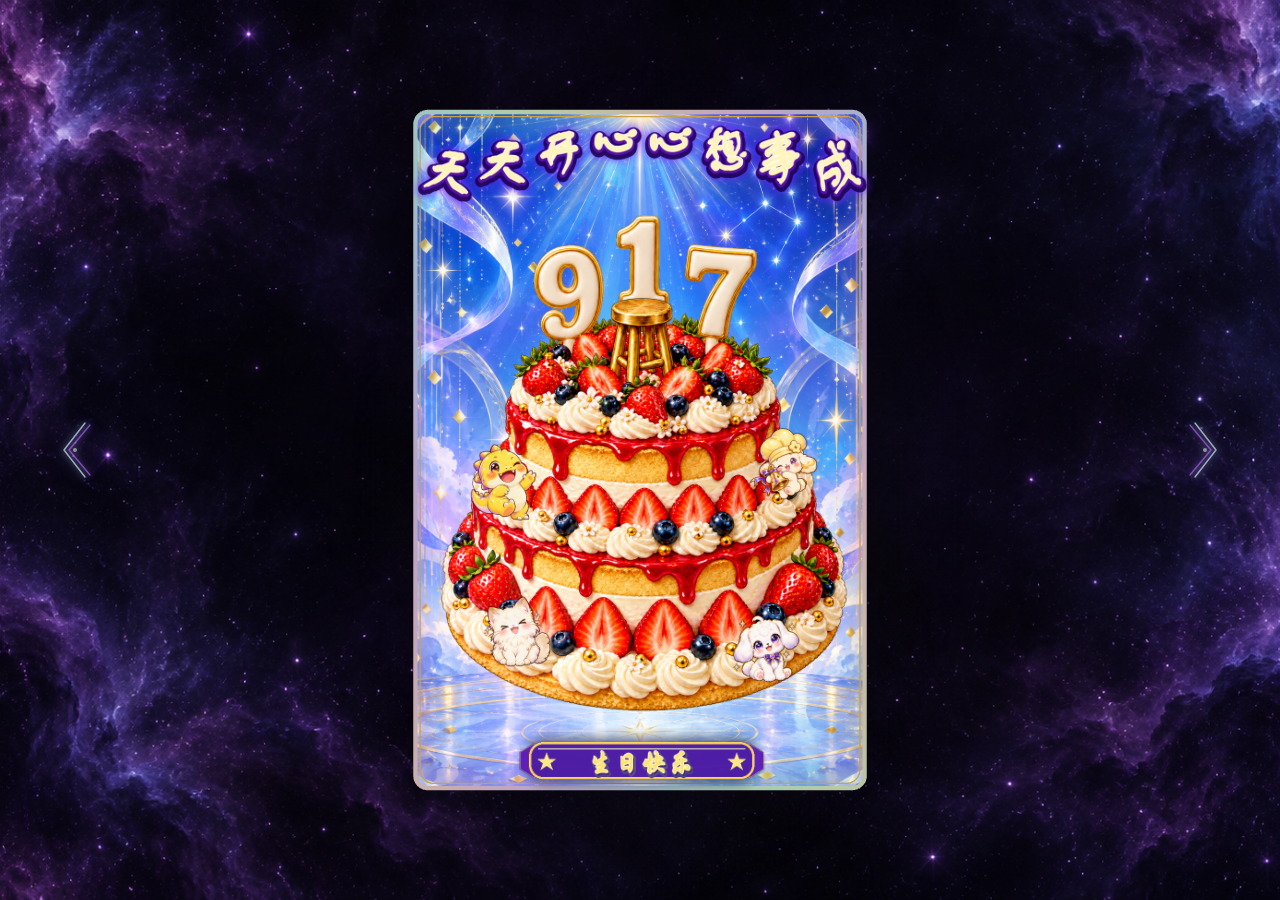
<file: index.html>
<!doctype html>
<html lang="zh-CN">
  <head>
    <meta charset="utf-8" />
    <meta name="viewport" content="width=device-width, initial-scale=1" />
    <meta name="theme-color" content="#080718" />
    <title>HuCici · HOLO CARD ARCHIVE</title>
    <script>
      if (window.location.protocol === 'file:') {
        const preview = new URL('http://127.0.0.1:4174/');
        preview.search = window.location.search;
        preview.hash = window.location.hash;
        window.location.replace(preview.href);
      }
    </script>
    <link rel="stylesheet" href="./style.css?rev=20260917-dual-filament" />
  </head>
  <body>
    <header class="archive-header">
      <p class="archive-kicker">HOLO CARD ARCHIVE</p>
      <div class="archive-heading">
        <h1 id="card-name">载入卡片中</h1>
        <p id="card-position" aria-live="polite">01 / 09</p>
      </div>
    </header>
    <main class="archive-main">
      <section class="viewer" aria-label="闪卡浏览器">
        <button class="navigation navigation-previous" id="previous" type="button" aria-label="上一张卡片">
          <span class="navigation-arrow" aria-hidden="true">
            <svg viewBox="0 0 36 64" focusable="false">
              <path class="navigation-stroke navigation-stroke-cyan" d="M28 5 7 32l21 27" />
              <path class="navigation-stroke navigation-stroke-violet" d="M33 7 12 32l21 25" />
            </svg>
          </span>
          <span class="navigation-label">上一张</span>
        </button>
        <div class="frame-wrap">
          <div class="frame-loading" id="frame-loading" role="status">
            <div class="loading-panel">
              <span class="loading-sigil" aria-hidden="true">✦</span>
              <span class="loading-title">正在读取卡片资源</span>
              <div class="loading-progress" id="loading-progress" role="progressbar" aria-label="卡片加载进度" aria-valuemin="0" aria-valuemax="100" aria-valuenow="0">
                <span class="loading-progress-fill" id="loading-progress-fill"></span>
              </div>
              <div class="loading-details">
                <small id="loading-stage">PREPARING ARCHIVE</small>
                <output id="loading-value">0%</output>
              </div>
            </div>
          </div>
          <div class="frame-stack" id="frame-stack"></div>
        </div>
        <button class="navigation navigation-next" id="next" type="button" aria-label="下一张卡片">
          <span class="navigation-label">下一张</span>
          <span class="navigation-arrow" aria-hidden="true">
            <svg viewBox="0 0 36 64" focusable="false">
              <path class="navigation-stroke navigation-stroke-cyan" d="m8 5 21 27L8 59" />
              <path class="navigation-stroke navigation-stroke-violet" d="m3 7 21 25L3 57" />
            </svg>
          </span>
        </button>
      </section>
    </main>
    <footer class="archive-footer">
      <p>保留卡片拖动、倾斜与翻面交互</p>
      <p class="mobile-hint">使用两侧箭头切换卡片</p>
    </footer>
    <script src="./app.js?rev=20260917-nine-card-gallery"></script>
  </body>
</html>
</file>
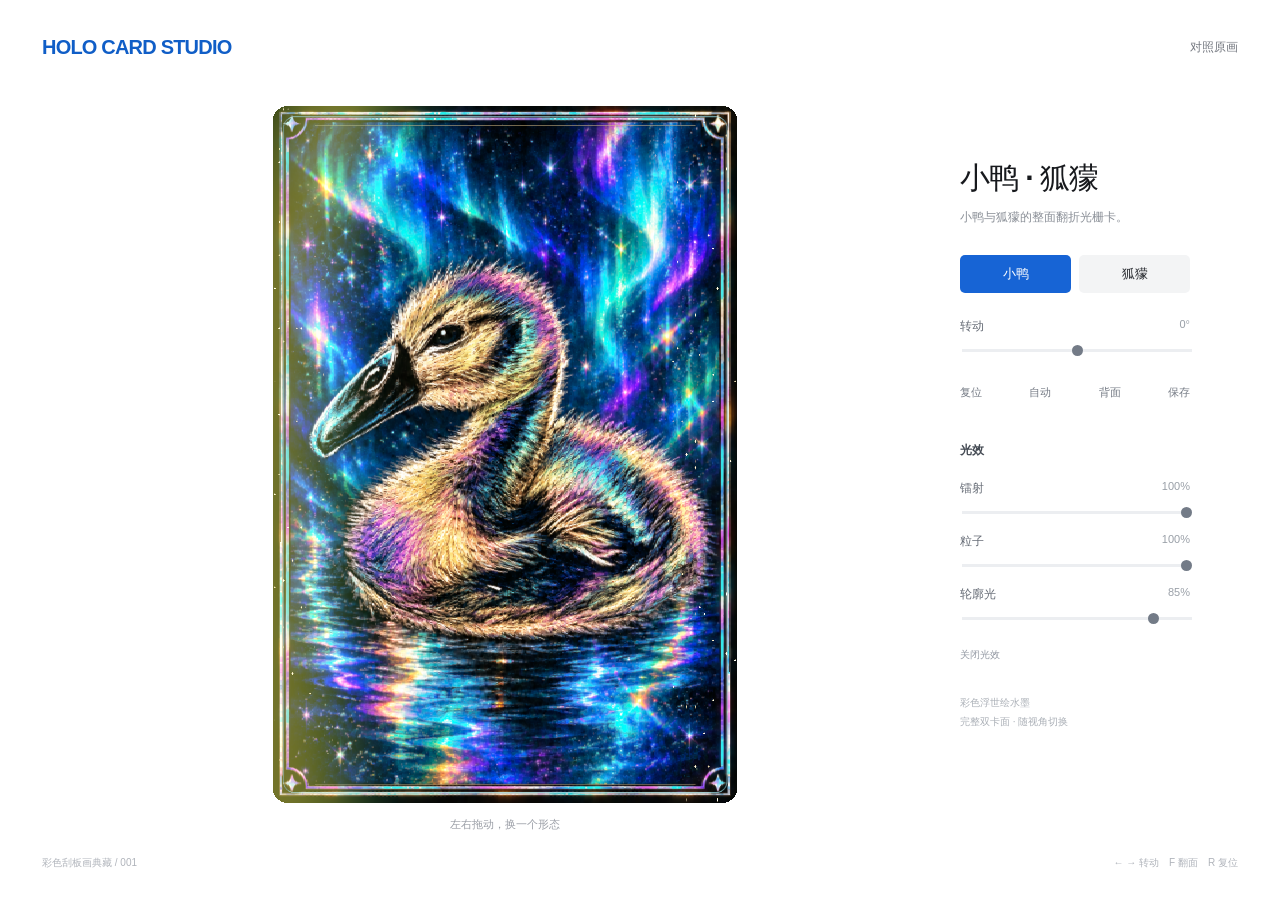
<file: cards/bird/index.html>
<!doctype html><html lang="zh-CN"><head><meta charset="utf-8"><meta name="viewport" content="width=device-width,initial-scale=1"><link rel="icon" href="data:,"><title>双生光栅 · 收藏卡</title><link rel="stylesheet" href="style.css"></head><body><header><a class="brand" href="#">HOLO CARD STUDIO</a><button id="compare">对照原画</button></header><main><section id="stage" tabindex="0" aria-label="拖动卡面查看光栅变化"><div id="loading">载入卡面…</div><div class="hint">左右拖动，换一个形态</div></section><aside><h1 id="card-title">一念神魔</h1><p id="card-description" class="intro">两个完整形态，藏在转动之间。</p><div class="states"><button id="angel" aria-pressed="true">形态 A</button><button id="devil" aria-pressed="false">形态 B</button></div><label>转动 <output id="angleValue">0°</output><input id="angle" type="range" min="-40" max="40" step="0.5" value="0"></label><div class="toolbar"><button id="reset">复位</button><button id="auto">自动</button><button id="back">背面</button><button id="save">保存</button></div><div class="effects"><h2>光效</h2><label>镭射 <output id="foilValue"></output><input id="foil" type="range" min="0" max="1" step="0.01"></label><label>粒子 <output id="particlesValue"></output><input id="particles" type="range" min="0" max="1" step="0.01"></label><label>轮廓光 <output id="glowValue"></output><input id="glow" type="range" min="0" max="1" step="0.01"></label><button id="effects-off">关闭光效</button></div><p class="note">彩色浮世绘水墨<br>完整双卡面 · 随视角切换</p></aside></main><footer><span id="card-edition">HOLO / LENTICULAR</span><span>← → 转动　F 翻面　R 复位</span></footer><dialog id="comparison"><button id="close-compare">关闭</button><div class="pair"><figure><img src="assets/image_a.png" alt="形态 A 完整原画"><figcaption id="caption-a">形态 A</figcaption></figure><figure><img src="assets/image_b.png" alt="形态 B 完整原画"><figcaption id="caption-b">形态 B</figcaption></figure></div></dialog><script type="module" src="app.bundle.js?rev=20260917-starfield-fix"></script></body></html>
</file>
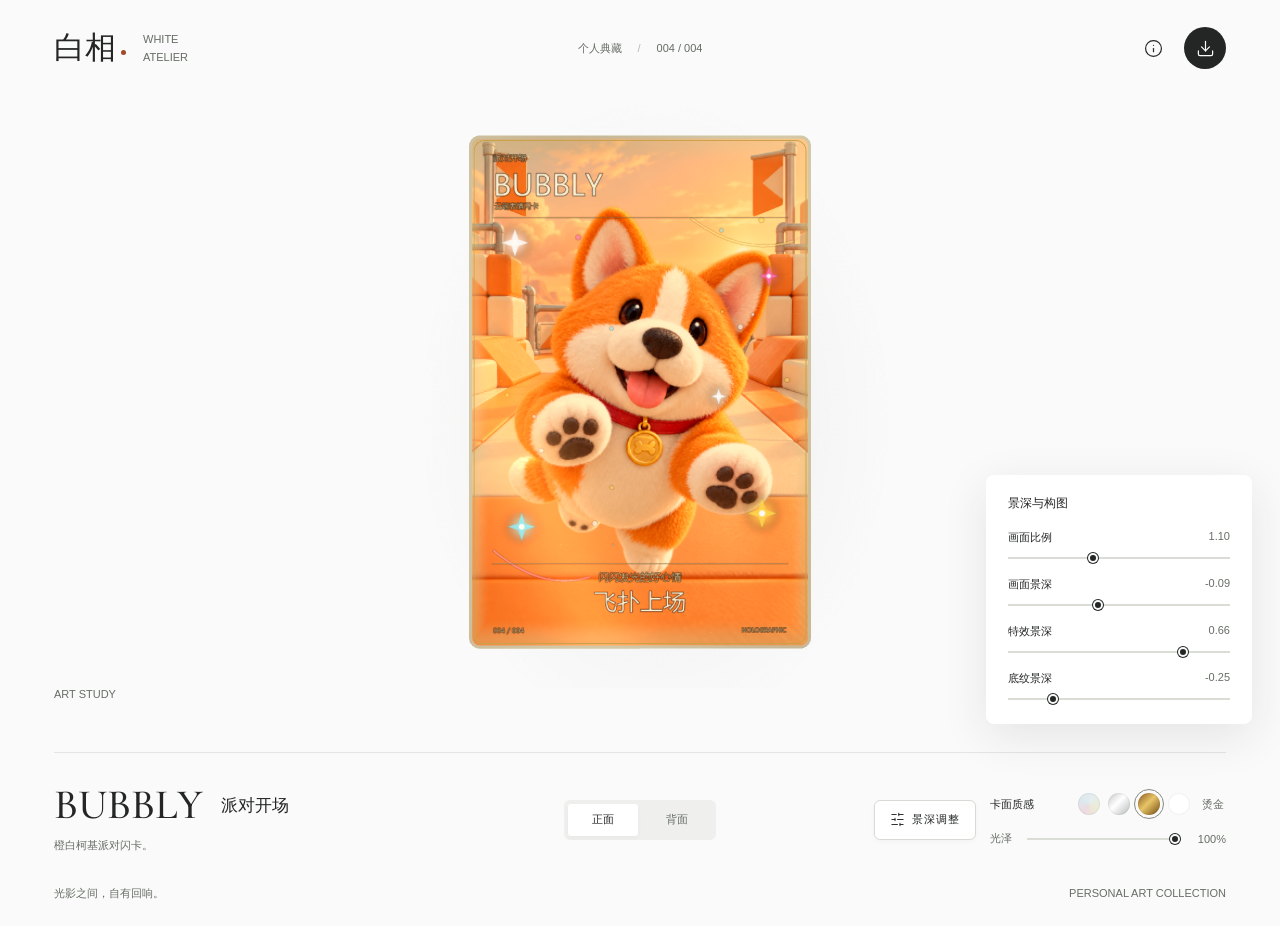
<file: cards/bubbly/index.html>
<!doctype html>
<html lang="zh-CN">
  <head>
    <meta charset="utf-8" />
    <meta name="viewport" content="width=device-width,initial-scale=1" />
    <meta name="theme-color" content="#fafafa" />
    <link rel="icon" href="data:," />
    <title>白相 · White Atelier</title>
    <link rel="stylesheet" href="./style.css" />
    <script type="module" src="./app.bundle.js"></script>
  </head>
  <body>
    <header class="masthead">
      <a class="wordmark" href="./" aria-label="白相首页"
        ><span class="wordmark-cn">白相<span class="brand-dot"></span></span
        ><span class="wordmark-en">WHITE ATELIER</span></a
      >
      <span class="collection-label"
        >个人典藏 <span>/</span> <span id="edition">STUDY 001</span></span
      >
      <div class="header-actions">
        <button
          class="icon-button"
          id="info"
          aria-label="作品信息"
          title="作品信息"
          disabled
        >
          <i data-lucide="info"></i>
        </button>
        <button
          class="icon-button save-button"
          id="save"
          aria-label="保存卡片图片"
          title="保存卡片图片"
          disabled
        >
          <i data-lucide="download"></i>
        </button>
      </div>
    </header>
    <main>
      <section class="gallery" aria-label="卡片展台">
        <div
          class="stage"
          id="stage"
          tabindex="0"
          role="group"
          aria-label="可旋转的全息卡片"
        >
          <div id="loading" class="loading" role="status">
            <span class="loading-line"></span><span>正在装裱作品</span>
          </div>
        </div>
        <div class="stage-note" aria-hidden="true">
          <span>ART STUDY</span><span id="view-label">01 / FRONT</span>
        </div>
        <div class="parameter-panel" id="parameter-panel">
          <div class="panel-heading">
            <span>景深与构图</span>
          </div>
          <label class="range-row" for="scale"
            ><span>画面比例</span><output id="scale-value"></output
            ><input id="scale" type="range" min="0.95" max="1.35" step="0.01"
          /></label>
          <label class="range-row" for="depth"
            ><span>画面景深</span><output id="depth-value"></output
            ><input id="depth" type="range" min="-0.45" max="0.45" step="0.01"
          /></label>
          <label class="range-row" for="fx-depth"
            ><span>特效景深</span><output id="fx-depth-value"></output
            ><input id="fx-depth" type="range" min="-0.3" max="0.9" step="0.01"
          /></label>
          <label class="range-row" for="bg-depth"
            ><span>底纹景深</span><output id="bg-depth-value"></output
            ><input id="bg-depth" type="range" min="-0.4" max="0.4" step="0.01"
          /></label>
        </div>
      </section>
      <section class="artwork-bar" aria-label="作品与材质">
        <div class="artwork-title">
          <div class="title-line">
            <h1 id="card-title">BOND</h1>
            <span id="subtitle">共生</span>
          </div>
          <p id="description">光与影，彼此相依。</p>
        </div>
        <div class="face-picker" role="group" aria-label="卡片朝向">
          <button id="front" aria-pressed="true" disabled>正面</button
          ><button id="back" aria-pressed="false" disabled>背面</button>
        </div>
        <div class="finish-cluster">
          <button
            id="depth-toggle"
            class="depth-toggle"
            type="button"
            aria-controls="parameter-panel"
            aria-expanded="true"
            aria-label="显示或隐藏景深调整"
            title="显示或隐藏景深调整"
          >
            <i data-lucide="sliders-horizontal"></i><span>景深调整</span>
          </button>
          <div class="finish-control">
          <div class="finish-heading">
            <span>卡面质感</span>
            <div class="swatches" role="group" aria-label="卡面材质">
              <button
                class="swatch pearl"
                data-finish="pearl"
                aria-pressed="true"
                aria-label="珠光"
                title="珠光"
                disabled
              ></button
              ><button
                class="swatch silver"
                data-finish="silver"
                aria-pressed="false"
                aria-label="银箔"
                title="银箔"
                disabled
              ></button
              ><button
                class="swatch gold"
                data-finish="gold"
                aria-pressed="true"
                aria-label="烫金"
                title="烫金"
                disabled
              ></button
              ><button
                class="swatch original"
                data-finish="original"
                aria-pressed="false"
                aria-label="原画"
                title="原画"
                disabled
              ></button>
            </div>
            <span id="finish-name">烫金</span>
          </div>
          <label class="foil-row" for="foil"
            ><span>光泽</span
            ><input
              id="foil"
              type="range"
              min="0"
              max="1"
              step="0.01"
              value="0.52"
              disabled
            /><output id="foil-value">52%</output></label
          >
          </div>
        </div>
      </section>
    </main>
    <footer class="footer">
      <span>光影之间，自有回响。</span><span>PERSONAL ART COLLECTION</span>
    </footer>
    <dialog id="about" aria-labelledby="about-title">
      <button
        id="close-about"
        class="icon-button modal-close"
        aria-label="关闭作品信息"
        title="关闭作品信息"
      >
        <i data-lucide="x"></i>
      </button>
      <p class="dialog-mark">白相</p>
      <h2 id="about-title">共生 / BOND</h2>
      <p id="about-description"></p>
      <dl>
        <div>
          <dt>来源</dt>
          <dd>用户提供的参考作品</dd>
        </div>
        <div>
          <dt>呈现</dt>
          <dd>个人艺术卡片习作</dd>
        </div>
        <div>
          <dt>编号</dt>
          <dd id="about-edition">STUDY 001</dd>
        </div>
      </dl>
    </dialog>
    <div id="notice" role="status" class="notice" hidden></div>
    <script type="module" src="./app.bundle.js"></script>
  </body>
</html>
</file>
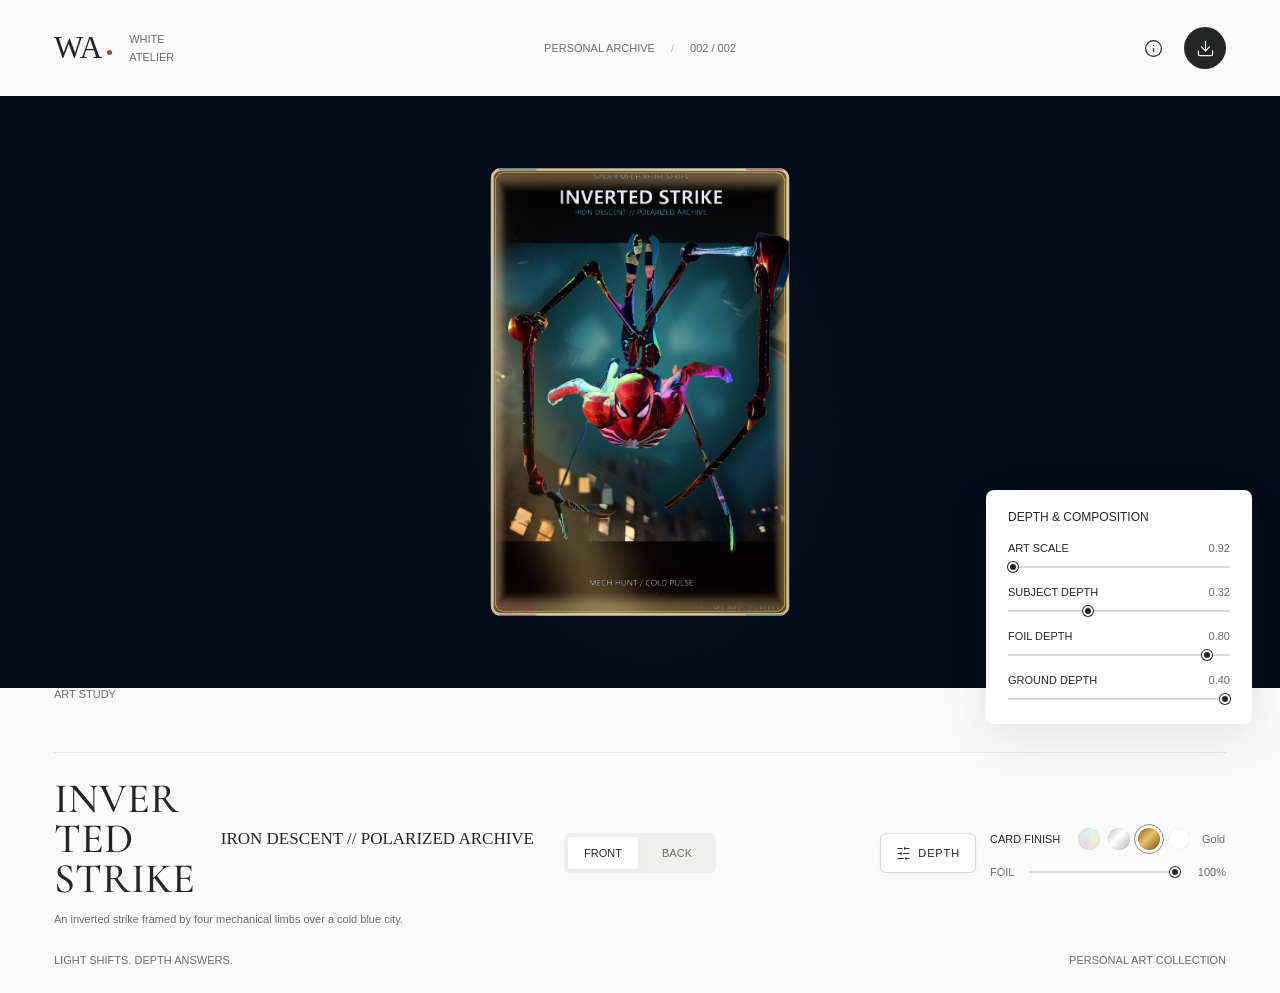
<file: cards/inverted-strike/index.html>
<!doctype html>
<html lang="en">
  <head>
    <meta charset="utf-8" />
    <meta name="viewport" content="width=device-width,initial-scale=1" />
    <meta name="theme-color" content="#fafafa" />
    <link rel="icon" href="data:," />
    <title>White Atelier</title>
    <link rel="stylesheet" href="./style.css" />
    <script type="module" src="./app.bundle.js"></script>
  </head>
  <body>
    <header class="masthead">
      <a class="wordmark" href="./" aria-label="White Atelier home"
        ><span class="wordmark-cn">WA<span class="brand-dot"></span></span
        ><span class="wordmark-en">WHITE ATELIER</span></a
      >
      <span class="collection-label"
        >PERSONAL ARCHIVE <span>/</span> <span id="edition">STUDY 001</span></span
      >
      <div class="header-actions">
        <button
          class="icon-button"
          id="info"
          aria-label="Artwork information"
          title="Artwork information"
          disabled
        >
          <i data-lucide="info"></i>
        </button>
        <button
          class="icon-button save-button"
          id="save"
          aria-label="Save card image"
          title="Save card image"
          disabled
        >
          <i data-lucide="download"></i>
        </button>
      </div>
    </header>
    <main>
      <section class="gallery" aria-label="Card stage">
        <div
          class="stage"
          id="stage"
          tabindex="0"
          role="group"
          aria-label="Rotatable holographic card"
        >
          <div id="loading" class="loading" role="status">
            <span class="loading-line"></span><span>LOADING ARTWORK</span>
          </div>
        </div>
        <div class="stage-note" aria-hidden="true">
          <span>ART STUDY</span><span id="view-label">01 / FRONT</span>
        </div>
        <div class="parameter-panel" id="parameter-panel">
          <div class="panel-heading">
            <span>DEPTH & COMPOSITION</span>
          </div>
          <label class="range-row" for="scale"
            ><span>ART SCALE</span><output id="scale-value"></output
            ><input id="scale" type="range" min="0.95" max="1.35" step="0.01"
          /></label>
          <label class="range-row" for="depth"
            ><span>SUBJECT DEPTH</span><output id="depth-value"></output
            ><input id="depth" type="range" min="-0.45" max="0.45" step="0.01"
          /></label>
          <label class="range-row" for="fx-depth"
            ><span>FOIL DEPTH</span><output id="fx-depth-value"></output
            ><input id="fx-depth" type="range" min="-0.3" max="0.9" step="0.01"
          /></label>
          <label class="range-row" for="bg-depth"
            ><span>GROUND DEPTH</span><output id="bg-depth-value"></output
            ><input id="bg-depth" type="range" min="-0.4" max="0.4" step="0.01"
          /></label>
        </div>
      </section>
      <section class="artwork-bar" aria-label="Artwork and finish">
        <div class="artwork-title">
          <div class="title-line">
            <h1 id="card-title">BOND</h1>
            <span id="subtitle">POLARIZED RELIEF</span>
          </div>
          <p id="description">Light shifts with every angle.</p>
        </div>
        <div class="face-picker" role="group" aria-label="Card face">
          <button id="front" aria-pressed="true" disabled>FRONT</button
          ><button id="back" aria-pressed="false" disabled>BACK</button>
        </div>
        <div class="finish-cluster">
          <button
            id="depth-toggle"
            class="depth-toggle"
            type="button"
            aria-controls="parameter-panel"
            aria-expanded="true"
            aria-label="Show or hide depth controls"
            title="Show or hide depth controls"
          >
            <i data-lucide="sliders-horizontal"></i><span>DEPTH</span>
          </button>
          <div class="finish-control">
          <div class="finish-heading">
            <span>CARD FINISH</span>
            <div class="swatches" role="group" aria-label="Card finish">
              <button
                class="swatch pearl"
                data-finish="pearl"
                aria-pressed="true"
                aria-label="Pearl"
                title="Pearl"
                disabled
              ></button
              ><button
                class="swatch silver"
                data-finish="silver"
                aria-pressed="false"
                aria-label="Silver"
                title="Silver"
                disabled
              ></button
              ><button
                class="swatch gold"
                data-finish="gold"
                aria-pressed="true"
                aria-label="Gold"
                title="Gold"
                disabled
              ></button
              ><button
                class="swatch original"
                data-finish="original"
                aria-pressed="false"
                aria-label="Original"
                title="Original"
                disabled
              ></button>
            </div>
            <span id="finish-name">Gold</span>
          </div>
          <label class="foil-row" for="foil"
            ><span>FOIL</span
            ><input
              id="foil"
              type="range"
              min="0"
              max="1"
              step="0.01"
              value="0.52"
              disabled
            /><output id="foil-value">52%</output></label
          >
          </div>
        </div>
      </section>
    </main>
    <footer class="footer">
      <span>LIGHT SHIFTS. DEPTH ANSWERS.</span><span>PERSONAL ART COLLECTION</span>
    </footer>
    <dialog id="about" aria-labelledby="about-title">
      <button
        id="close-about"
        class="icon-button modal-close"
        aria-label="Close artwork information"
        title="Close artwork information"
      >
        <i data-lucide="x"></i>
      </button>
      <p class="dialog-mark">WHITE ATELIER</p>
      <h2 id="about-title">POLARIZED RELIEF</h2>
      <p id="about-description"></p>
      <dl>
        <div>
          <dt>SOURCE</dt>
          <dd>User-provided reference artwork</dd>
        </div>
        <div>
          <dt>FORMAT</dt>
          <dd>Interactive 3D card study</dd>
        </div>
        <div>
          <dt>EDITION</dt>
          <dd id="about-edition">STUDY 001</dd>
        </div>
      </dl>
    </dialog>
    <div id="notice" role="status" class="notice" hidden></div>
    <script type="module" src="./app.bundle.js"></script>
  </body>
</html>
</file>
<file: style.css>
:root {
  color: #f3edff;
  background: #080718;
  font-family: "Microsoft YaHei", "Noto Sans SC", system-ui, sans-serif;
}

* { box-sizing: border-box; }

html, body { height: 100%; margin: 0; }

body {
  min-height: 100%;
  overflow: hidden;
  background: #080718 url("./assets/violet-starfield.png") center / cover no-repeat;
}

button { font: inherit; }

.archive-header {
  position: fixed;
  z-index: 4;
  top: 10px;
  left: 50%;
  transform: translateX(-50%);
  display: flex;
  align-items: center;
  gap: 12px;
  width: max-content;
  max-width: calc(100vw - 116px);
  padding: 7px 12px;
  border: 1px solid rgb(214 212 203 / 88%);
  border-radius: 999px;
  background: rgb(250 249 245 / 82%);
  box-shadow: 0 3px 16px rgb(32 31 25 / 9%);
  backdrop-filter: blur(10px);
  pointer-events: none;
  display: none;
}

.archive-kicker, .archive-heading p, .archive-footer p { margin: 0; }

.archive-kicker {
  font-size: 11px;
  font-weight: 700;
  letter-spacing: .16em;
  color: #74736d;
}

.archive-heading { display: flex; align-items: baseline; gap: 16px; }

.archive-heading h1 {
  max-width: min(62vw, 560px);
  margin: 0;
  overflow: hidden;
  color: #161615;
  font-size: 14px;
  font-weight: 650;
  line-height: 1.2;
  text-overflow: ellipsis;
  white-space: nowrap;
}

.archive-heading p { color: #74736d; font-size: 12px; letter-spacing: .08em; white-space: nowrap; }

.archive-main { height: 100dvh; }

.viewer {
  position: relative;
  height: 100%;
  isolation: isolate;
}

.viewer::after { display: none; }

.frame-wrap {
  position: relative;
  min-width: 0;
  width: 100%;
  height: 100%;
  overflow: hidden;
  border: 0;
  border-radius: 0;
  background: #080718 url("./assets/violet-starfield.png") center / cover no-repeat;
  box-shadow: none;
}

.frame-stack { position: absolute; inset: 0; z-index: 1; }
.card-frame {
  position: absolute;
  inset: 0;
  width: 100%;
  height: 100%;
  border: 0;
  background: transparent;
  opacity: 0;
  pointer-events: none;
  transition: opacity 180ms ease;
}
.card-frame.is-ready.is-active { opacity: 1; pointer-events: auto; }

.frame-loading {
  position: absolute;
  inset: 0;
  z-index: 2;
  display: grid;
  place-items: center;
  align-content: center;
  color: #dac8ff;
  font-family: "Palatino Linotype", "Songti SC", "STSong", serif;
  background: rgb(8 7 24 / 92%) url("./assets/violet-starfield.png") center / cover no-repeat;
  transition: opacity 260ms ease;
}

.frame-loading.is-hidden { opacity: 0; pointer-events: none; }

.loading-panel {
  display: grid;
  grid-template-columns: 1fr auto;
  align-items: center;
  width: min(360px, calc(100vw - 72px));
  padding: 22px 24px 20px;
  border: 1px solid rgb(226 212 255 / 30%);
  border-radius: 22px;
  background: linear-gradient(145deg, rgb(36 25 68 / 58%), rgb(9 8 30 / 38%));
  box-shadow: 0 24px 80px rgb(0 0 0 / 34%), 0 0 0 1px rgb(255 255 255 / 6%) inset;
  backdrop-filter: blur(24px) saturate(145%);
  -webkit-backdrop-filter: blur(24px) saturate(145%);
}

.loading-sigil {
  grid-column: 1 / -1;
  margin-bottom: 14px;
  color: #b98cff;
  font-family: Georgia, serif;
  font-size: 24px;
  line-height: 1;
  text-align: center;
  text-shadow: 0 0 20px rgb(185 140 255 / 92%);
}

.loading-title {
  grid-column: 1 / -1;
  margin-bottom: 18px;
  color: #f5efff;
  font-size: 13px;
  font-weight: 600;
  letter-spacing: .14em;
  text-align: center;
}

.loading-progress {
  position: relative;
  grid-column: 1 / -1;
  height: 5px;
  overflow: hidden;
  border-radius: 999px;
  background: rgb(255 255 255 / 13%);
  box-shadow: 0 0 0 1px rgb(255 255 255 / 6%) inset;
}

.loading-progress-fill {
  display: block;
  width: 0%;
  height: 100%;
  border-radius: inherit;
  background: linear-gradient(90deg, #8663ec, #d7b8ff 55%, #f4ecff);
  box-shadow: 0 0 16px rgb(197 157 255 / 80%);
  transition: width 180ms ease-out;
}

.loading-details {
  grid-column: 1 / -1;
  display: flex;
  align-items: baseline;
  justify-content: space-between;
  gap: 18px;
  margin-top: 12px;
}

.loading-details small {
  color: rgb(211 187 255 / 70%);
  font-family: Georgia, serif;
  font-size: 9px;
  font-weight: 500;
  letter-spacing: .22em;
}

.loading-details output {
  min-width: 42px;
  color: #f7f1ff;
  font: 500 12px/1 Georgia, serif;
  letter-spacing: .08em;
  text-align: right;
}

.navigation {
  position: fixed;
  z-index: 5;
  top: 50%;
  display: inline-flex;
  align-items: center;
  justify-content: center;
  width: 74px;
  min-width: 74px;
  height: 168px;
  padding: 0;
  border: 0;
  border-radius: 0;
  color: #f6efff;
  background: transparent;
  box-shadow: none;
  cursor: pointer;
  touch-action: manipulation;
  -webkit-tap-highlight-color: transparent;
  opacity: .78;
  transform: translateY(-50%);
  transition: opacity 180ms ease, transform 180ms ease;
}

.navigation-previous { left: clamp(14px, 3vw, 48px); }
.navigation-next { right: clamp(14px, 3vw, 48px); }

.navigation::before {
  position: absolute;
  inset: 22px 11px;
  background: radial-gradient(circle, rgb(183 136 255 / 14%), transparent 62%);
  filter: blur(13px);
  opacity: .48;
  content: "";
  pointer-events: none;
}
.navigation:hover { opacity: 1; }
.navigation-previous:hover { transform: translate(-3px, -50%); }
.navigation-next:hover { transform: translate(3px, -50%); }
.navigation:active { transform: translateY(-50%) scale(.95); }
.navigation:focus-visible {
  outline: 1px solid rgb(205 179 255 / 68%);
  outline-offset: -9px;
}
.navigation:disabled { cursor: default; opacity: .34; }
.navigation-arrow {
  position: relative;
  z-index: 1;
  display: grid;
  place-items: center;
  width: 42px;
  height: 76px;
}
.navigation-arrow::after {
  position: absolute;
  width: 4px;
  height: 4px;
  border-radius: 50%;
  background: #eaf7ff;
  box-shadow: 0 0 8px #dff6ff, 0 0 18px rgb(168 105 255 / 82%);
  content: "";
  opacity: .72;
}
.navigation-arrow svg { width: 36px; height: 64px; overflow: visible; }
.navigation-stroke {
  fill: none;
  stroke-width: 1.35;
  stroke-linecap: round;
  stroke-linejoin: round;
  vector-effect: non-scaling-stroke;
  transition: filter 180ms ease, stroke 180ms ease;
}
.navigation-stroke-cyan {
  stroke: rgb(217 246 255 / 94%);
  filter: drop-shadow(0 0 3px rgb(174 231 255 / 72%)) drop-shadow(0 0 9px rgb(142 199 255 / 35%));
}
.navigation-stroke-violet {
  stroke: rgb(173 104 255 / 92%);
  filter: drop-shadow(0 0 3px rgb(194 133 255 / 72%)) drop-shadow(0 0 10px rgb(128 72 255 / 42%));
}
.navigation:hover .navigation-stroke-cyan {
  stroke: #f2fcff;
  filter: drop-shadow(0 0 5px rgb(190 240 255 / 95%)) drop-shadow(0 0 14px rgb(128 200 255 / 58%));
}
.navigation:hover .navigation-stroke-violet {
  stroke: #c98fff;
  filter: drop-shadow(0 0 5px rgb(214 159 255 / 95%)) drop-shadow(0 0 15px rgb(141 77 255 / 64%));
}
.navigation-label { display: none; }

.archive-footer {
  position: fixed;
  z-index: 4;
  right: 12px;
  bottom: 10px;
  display: none;
  padding: 7px 10px;
  border: 1px solid rgb(214 212 203 / 88%);
  border-radius: 999px;
  background: rgb(250 249 245 / 82%);
  box-shadow: 0 3px 16px rgb(32 31 25 / 9%);
  backdrop-filter: blur(10px);
  color: #74736d;
  font-size: 12px;
  pointer-events: none;
  display: none;
}

.mobile-hint { display: none; }

@media (max-width: 680px) {
  .archive-header { top: 8px; max-width: calc(100vw - 108px); padding: 6px 10px; }
  .archive-kicker { display: none; }
  .archive-heading { gap: 9px; }
  .archive-heading h1 { max-width: calc(100vw - 165px); font-size: 13px; }
  .navigation {
    width: 54px;
    min-width: 54px;
    height: 132px;
    opacity: .9;
  }
  .navigation-previous { left: max(2px, env(safe-area-inset-left)); }
  .navigation-next { right: max(2px, env(safe-area-inset-right)); }
  .navigation-arrow { width: 34px; height: 66px; }
  .navigation-arrow svg { width: 30px; height: 54px; }
  .loading-panel { width: min(320px, calc(100vw - 48px)); padding: 20px; border-radius: 19px; }
  .archive-footer { display: none; font-size: 11px; }
  .archive-footer > :first-child { display: none; }
  .mobile-hint { display: block; text-align: right; }
}
</file>
<file: cards/bird/style.css>
*{box-sizing:border-box}body{margin:0;background:#fff;color:#17191d;font-family:"Segoe UI Variable","Microsoft YaHei",sans-serif;-webkit-font-smoothing:antialiased}button,a,input{-webkit-tap-highlight-color:transparent}button{font:inherit;cursor:pointer;border:0;background:#f3f4f5;color:#292c31;border-radius:5px;padding:9px 16px;font-size:12px}button:hover{background:#e8ebef}button:focus-visible,a:focus-visible{outline:2px solid #1764d5;outline-offset:4px}header{max-width:1280px;margin:auto;padding:30px 42px 12px;display:flex;align-items:center;justify-content:space-between}.brand{font-size:20px;letter-spacing:-.8px;font-weight:750;color:#105ec7;text-decoration:none}header button{background:transparent;color:#72767e;padding-right:0}main{max-width:1200px;margin:0 auto;display:grid;grid-template-columns:minmax(0,1fr) 230px;gap:40px;padding:0 50px}#stage{position:relative;height:calc(100vh - 145px);min-height:620px;max-height:980px;touch-action:none;cursor:grab;outline:none;min-width:0}#stage:focus-visible{outline:2px solid #e9edf4;outline-offset:-2px}canvas{display:block;width:100%;height:100%}#loading{position:absolute;top:45%;width:100%;text-align:center;color:#8b9097;font-size:13px}.hint{position:absolute;bottom:0;left:0;width:100%;font-size:11px;color:#9a9ea6;text-align:center;pointer-events:none}aside{align-self:center;padding:0 0 20px}h1{font-size:30px;font-weight:550;letter-spacing:-1px;margin:0 0 10px;line-height:1.3}.intro{font-size:12px;color:#8a8f97;margin:0 0 28px;line-height:1.7}.states{display:flex;gap:8px;margin:0 0 25px}.states button{flex:1;font-size:13px;padding:10px}.states button[aria-pressed=true]{background:#1764d5;color:#fff}label{display:block;font-size:12px;color:#656b75;margin:16px 0}output{float:right;color:#999fa7;font-size:11px}input[type=range]{appearance:none;display:block;width:100%;height:3px;border:0;background:#eceef1;margin-top:14px;accent-color:#1764d5;cursor:pointer}input[type=range]::-webkit-slider-thumb{appearance:none;width:11px;height:11px;background:#737b87;border-radius:50%}.toolbar{display:flex;justify-content:space-between;margin:26px -6px 0}.toolbar button{background:transparent;font-size:11px;padding:7px 6px;color:#747a84}.toolbar button:hover{color:#1764d5}.effects{margin-top:35px}h2{font-size:12px;font-weight:600;margin:0 0 21px;color:#454b54}.effects label{margin:19px 0}.effects button{font-size:10px;background:transparent;color:#9298a2;padding:0;margin-top:9px}.note{font-size:10px;color:#abb0b7;line-height:1.9;margin:31px 0 0}footer{max-width:1280px;margin:0 auto;padding:24px 42px;display:flex;justify-content:space-between;font-size:10px;color:#b0b4bb}dialog{border:0;width:min(94vw,1050px);max-height:94vh;padding:22px;background:#fff;border-radius:8px}dialog::backdrop{background:rgba(255,255,255,.93)}#close-compare{display:block;margin-left:auto}.pair{display:grid;grid-template-columns:1fr 1fr;gap:24px;padding:16px}figure{margin:0;text-align:center}figure img{max-height:75vh;width:100%;object-fit:contain}figcaption{font-size:12px;color:#7b828c;padding-top:10px}@media(max-width:760px){header{padding:23px 24px 6px}.brand{font-size:18px}main{display:block;padding:0 22px}#stage{height:68vh;min-height:470px;max-height:750px}aside{max-width:420px;margin:35px auto 0;padding:0 12px}h1{font-size:27px}.intro{margin-bottom:22px}.effects{margin-top:28px}.note{display:none}footer{padding:28px 24px;font-size:9px;gap:15px}.pair{gap:8px;padding:10px 0}dialog{padding:12px}}@media(prefers-reduced-motion:reduce){*{scroll-behavior:auto!important}}
</file>
<file: cards/bubbly/style.css>
@font-face {
  font-family: Atelier;
  src: url("[data-uri]") format("woff2");
  font-weight: 500;
  font-display: swap;
}
:root {
  color-scheme: light;
  --paper: #fafafa;
  --ink: #242625;
  --muted: #666d65;
  --line: #e4e6e3;
  --accent: #a34829;
  --focus: #42645b;
  --control: #f0f1ee;
  font-family: "Helvetica Neue", "PingFang SC", "Microsoft YaHei", sans-serif;
  color: var(--ink);
  background: var(--paper);
  font-synthesis: none;
  letter-spacing: 0;
}
* {
  box-sizing: border-box;
}
body {
  margin: 0;
  min-width: 320px;
}
button,
input,
a {
  -webkit-tap-highlight-color: transparent;
}
button {
  font: inherit;
  color: inherit;
  cursor: pointer;
}
button:disabled {
  opacity: 0.4;
  cursor: wait;
}
button,
a,
input {
  touch-action: manipulation;
}
button {
  border: 0;
  background: none;
}
button:focus-visible,
a:focus-visible,
[tabindex]:focus-visible {
  outline: 2px solid var(--focus);
  outline-offset: 5px;
}
input:focus-visible {
  outline: 2px solid var(--focus);
  outline-offset: 5px;
}
::selection {
  background: #e6ddd7;
  color: #242625;
}
button,
a {
  color: inherit;
}
a {
  text-decoration: none;
}
svg {
  width: 19px;
  height: 19px;
  stroke-width: 1.5;
  display: block;
}
button svg {
  pointer-events: none;
}
[hidden] {
  display: none !important;
}
.masthead {
  height: 96px;
  display: grid;
  grid-template-columns: 1fr auto 1fr;
  align-items: center;
  padding: 0 54px;
  position: relative;
  z-index: 2;
}
.wordmark {
  display: flex;
  align-items: center;
  gap: 17px;
  width: max-content;
}
.wordmark-cn {
  font-family: "Songti SC", "STSong", serif;
  font-size: 31px;
  position: relative;
  white-space: nowrap;
}
.brand-dot {
  display: inline-block;
  width: 5px;
  height: 5px;
  background: var(--accent);
  border-radius: 50%;
  margin: 0 0 3px 5px;
}
.wordmark-en {
  font-size: 11px;
  font-weight: 500;
  color: var(--muted);
  max-width: 60px;
  line-height: 1.65;
}
.collection-label {
  font-size: 11px;
  color: var(--muted);
  display: flex;
  gap: 16px;
  align-items: center;
  font-variant-numeric: tabular-nums;
}
.collection-label > span:first-child {
  color: #b4b8b2;
}
.header-actions {
  justify-self: end;
  display: flex;
  gap: 10px;
}
.icon-button {
  width: 42px;
  height: 42px;
  display: inline-grid;
  place-items: center;
  border-radius: 50%;
  transition:
    background 0.18s,
    color 0.18s;
}
.icon-button:hover:not(:disabled) {
  background: #e9ebe6;
}
.icon-button[aria-pressed="true"] {
  color: var(--accent);
  background: #f1eae5;
}
.save-button {
  background: var(--ink);
  color: #fff;
}
.save-button:hover:not(:disabled) {
  background: #474a44;
  color: white;
}
.gallery {
  height: calc(100svh - 278px);
  min-height: 440px;
  max-height: 850px;
  position: relative;
}
.stage {
  position: absolute;
  inset: 0 0 30px;
  outline-offset: -10px !important;
  cursor: grab;
  touch-action: pan-y;
}
.stage.dragging {
  cursor: grabbing;
  touch-action: none;
}
.stage canvas {
  width: 100%;
  height: 100%;
  display: block;
}
/* CSS-3D fallback card (WebGL unavailable): layered 3D without the engine.
   background/effects/subject/text float at their own translateZ offsets, the
   whole card tilts under the pointer and flips to a gold back. */
.fallback3d {
  position: absolute;
  inset: 0;
  perspective: 1000px;
  display: flex;
  align-items: center;
  justify-content: center;
  padding: 26px 40px;
}
.flipper3d {
  position: relative;
  height: 100%;
  aspect-ratio: 2 / 3;
  max-width: 100%;
  transform-style: preserve-3d;
  will-change: transform;
}
.card3d {
  position: absolute;
  inset: 0;
  transform-style: preserve-3d;
  will-change: transform;
}
.face3d {
  position: absolute;
  inset: 0;
  transform-style: preserve-3d;
  backface-visibility: hidden;
  -webkit-backface-visibility: hidden;
  box-shadow:
    0 30px 60px -22px rgba(36, 38, 37, 0.4),
    0 6px 14px rgba(36, 38, 37, 0.14);
}
.layer3d {
  position: absolute;
  inset: 0;
  will-change: transform;
}
.layer3d img {
  position: absolute;
  inset: 0;
  width: 100%;
  height: 100%;
  object-fit: cover;
  display: block;
}
/* Gold-foil laminate: per-finish tint + a cursor-following sheen. */
.foil3d {
  position: absolute;
  inset: 0;
  transform: translateZ(0);
  pointer-events: none;
  opacity: var(--foil-amount, 0.6);
}
.foil3d::after {
  content: "";
  position: absolute;
  inset: 0;
  background: radial-gradient(
    55% 40% at var(--mx, 50%) var(--my, 45%),
    rgba(255, 238, 190, 0.65),
    transparent 70%
  );
  mix-blend-mode: screen;
}
.finish-gold .foil3d {
  background: linear-gradient(
    118deg,
    rgba(230, 180, 80, 0.55),
    rgba(201, 162, 74, 0.18) 45%,
    rgba(255, 244, 210, 0.12) 70%
  );
  mix-blend-mode: overlay;
}
.finish-silver .foil3d {
  background: linear-gradient(
    118deg,
    rgba(210, 214, 220, 0.5),
    rgba(180, 186, 192, 0.16) 45%,
    rgba(245, 248, 252, 0.14) 70%
  );
  mix-blend-mode: soft-light;
}
.finish-pearl .foil3d {
  background: linear-gradient(
    118deg,
    rgba(255, 255, 255, 0.4),
    rgba(200, 205, 215, 0.12) 50%,
    rgba(255, 255, 255, 0.3) 75%
  );
  mix-blend-mode: soft-light;
}
.finish-original .foil3d {
  display: none;
}
.back3d {
  transform: rotateY(180deg);
  background: linear-gradient(135deg, #d8b45e, #f0d89a 38%, #b78a3a 70%, #e3c06b);
}
.back3d::before {
  content: "";
  position: absolute;
  inset: 0;
  background: repeating-linear-gradient(
    115deg,
    rgba(255, 255, 255, 0.14) 0 2px,
    transparent 2px 14px
  );
}
.back-mark {
  position: absolute;
  inset: 0;
  display: flex;
  align-items: center;
  justify-content: center;
  font-family: Atelier, "Songti SC", serif;
  font-size: 34px;
  letter-spacing: 0.3em;
  color: rgba(90, 62, 12, 0.85);
}
@media (max-width: 760px) {
  .fallback3d {
    padding: 18px 22px;
  }
  .flipper3d {
    width: 100%;
    height: auto;
    aspect-ratio: 2 / 3;
  }
}
.stage-note {
  position: absolute;
  inset: auto 54px 18px;
  pointer-events: none;
  display: flex;
  justify-content: space-between;
  font-size: 11px;
  color: var(--muted);
  font-variant-numeric: tabular-nums;
}
.tools {
  position: absolute;
  left: 50%;
  bottom: 0;
  transform: translateX(-50%);
  display: flex;
  align-items: center;
  gap: 7px;
  height: 48px;
  z-index: 3;
  background: var(--paper);
}
.tool-divider {
  height: 17px;
  width: 1px;
  background: var(--line);
  margin: 0 6px;
}
.tools .icon-button {
  width: 40px;
  height: 40px;
}
.loading {
  position: absolute;
  inset: 0;
  display: flex;
  flex-direction: column;
  align-items: center;
  justify-content: center;
  gap: 20px;
  font-size: 12px;
  color: var(--muted);
  white-space: pre-line;
  text-align: center;
  padding: 24px;
}
.loading-line {
  width: 50px;
  height: 1px;
  background: var(--ink);
  animation: loading 1.3s ease-in-out infinite;
  transform-origin: center;
}
.loading.error {
  color: var(--accent);
  gap: 16px;
}
.loading.error button {
  border-bottom: 1px solid currentColor;
  padding: 6px;
}
.parameter-panel {
  /* Anchored to the viewport so the depth controls sit in the free space at the far
     right, clear of the card. (Inside .tools an absolute box can only be placed
     relative to the centred toolbar, which put it on top of the artwork.) The bottom
     offset keeps it clear of the artwork bar's finish swatches and foil slider. */
  position: fixed;
  z-index: 5;
  right: 28px;
  bottom: 176px;
  width: 266px;
  padding: 20px 22px 24px;
  background: #fff;
  border-radius: 8px;
  box-shadow: 0 12px 45px #20261b1a;
}
/* Beside the card the floating panel needs roughly 300px of clear margin; narrower
   than that it stacks under the stage instead of covering the artwork. */
@media (min-width: 761px) and (max-width: 960px) {
  .parameter-panel {
    position: static;
    transform: none;
    width: calc(100% - 48px);
    margin: 28px auto 0;
    box-shadow: none;
    background: #f1f2ee;
  }
}
.panel-heading {
  display: flex;
  align-items: center;
  justify-content: space-between;
  font-size: 12px;
  margin-bottom: 13px;
}
.small {
  width: 26px;
  height: 26px;
}
.small svg {
  width: 16px;
  height: 16px;
}
.range-row {
  display: grid;
  grid-template-columns: 1fr auto;
  gap: 12px;
  font-size: 11px;
  margin-top: 18px;
}
.range-row output {
  font-variant-numeric: tabular-nums;
  color: var(--muted);
}
.range-row input {
  grid-column: 1/-1;
  width: 100%;
  margin: 0;
}
.artwork-bar {
  margin: 34px 54px 0;
  border-top: 1px solid var(--line);
  padding-top: 26px;
  display: grid;
  grid-template-columns: 1fr auto 1fr;
  align-items: center;
  gap: 30px;
  min-height: 108px;
}
.title-line {
  display: flex;
  align-items: center;
  gap: 18px;
}
.title-line h1 {
  font:
    500 42px/0.95 Atelier,
    Georgia,
    serif;
  margin: 0;
  overflow-wrap: anywhere;
  max-width: 22ch;
}
.title-line > span {
  font-family: "Songti SC", "STSong", serif;
  font-size: 17px;
  flex-shrink: 0;
}
.artwork-title p {
  font-size: 11px;
  color: var(--muted);
  margin: 12px 0 0;
  line-height: 1.5;
}
.face-picker {
  display: flex;
  align-items: center;
  gap: 4px;
  background: #eff0ed;
  padding: 4px;
  border-radius: 6px;
}
.face-picker button {
  min-width: 70px;
  height: 32px;
  border-radius: 3px;
  color: var(--muted);
  font-size: 11px;
}
.face-picker button[aria-pressed="true"] {
  background: white;
  color: var(--ink);
  box-shadow: 0 2px 5px #21251c08;
}
/* Right column of the artwork bar: the depth-panel switch sits directly beside the
   finish control, so both read as one cluster. */
.finish-cluster {
  display: flex;
  align-items: center;
  gap: 14px;
  justify-self: end;
}
.depth-toggle {
  display: inline-flex;
  align-items: center;
  gap: 7px;
  height: 40px;
  padding: 0 15px;
  border: 1px solid var(--line);
  border-radius: 6px;
  background: var(--control);
  color: var(--muted);
  font-size: 11px;
  letter-spacing: 0.08em;
  cursor: pointer;
}
.depth-toggle svg {
  width: 15px;
  height: 15px;
}
.depth-toggle:hover {
  color: var(--ink);
}
.depth-toggle[aria-expanded="true"] {
  background: white;
  color: var(--ink);
  border-color: #d8dbd5;
  box-shadow: 0 2px 5px #21251c08;
}
.finish-control {
  width: 236px;
  justify-self: end;
  display: grid;
  gap: 16px;
}
.finish-heading {
  display: flex;
  align-items: center;
  font-size: 11px;
  gap: 12px;
}
.finish-heading > span:first-child {
  margin-right: auto;
}
.finish-heading > span:last-child {
  min-width: 24px;
  color: var(--muted);
  font-size: 11px;
}
.swatches {
  display: flex;
  align-items: center;
  gap: 8px;
}
.swatch {
  width: 22px;
  height: 22px;
  border-radius: 50%;
  position: relative;
  box-shadow: inset 0 0 0 1px #0000000e;
}
.swatch[aria-pressed="true"]:after {
  content: "";
  position: absolute;
  inset: -4px;
  border: 1px solid #858b81;
  border-radius: 50%;
}
.swatch.pearl {
  background: conic-gradient(
    from 30deg,
    #e5edef,
    #ecebd6,
    #eddae1,
    #dce9ed,
    #e5edef
  );
}
.swatch.silver {
  background: linear-gradient(135deg, #c3c6c4, #fff 44%, #b4b9b6);
}
.swatch.gold {
  background: linear-gradient(135deg, #8a5a1c, #e8c468 46%, #6f4a12);
}
.swatch.original {
  background: #fff;
}
.foil-row {
  display: flex;
  align-items: center;
  gap: 15px;
  font-size: 11px;
  color: var(--muted);
}
.foil-row input {
  width: 100%;
  min-width: 40px;
  margin: 0;
}
.foil-row output {
  min-width: 31px;
  text-align: right;
  font-variant-numeric: tabular-nums;
}
.foil-row > span {
  white-space: nowrap;
}
input[type="range"] {
  appearance: none;
  height: 2px;
  background: #daddd6;
  border: 0;
  accent-color: var(--ink);
  cursor: pointer;
}
input[type="range"]::-webkit-slider-thumb {
  appearance: none;
  width: 10px;
  height: 10px;
  border-radius: 50%;
  background: var(--ink);
  border: 2px solid var(--paper);
  box-shadow: 0 0 0 1px var(--ink);
}
input[type="range"]::-moz-range-thumb {
  width: 7px;
  height: 7px;
  border-radius: 50%;
  background: var(--ink);
  border: 1px solid var(--paper);
}
.footer {
  height: 66px;
  margin: 0 54px;
  display: flex;
  justify-content: space-between;
  align-items: center;
  font-size: 11px;
  color: var(--muted);
}
.footer span:last-child {
  font-size: 11px;
}
.notice {
  position: fixed;
  bottom: 26px;
  left: 50%;
  transform: translateX(-50%);
  background: var(--ink);
  color: white;
  padding: 13px 23px;
  border-radius: 6px;
  font-size: 12px;
  z-index: 30;
  max-width: calc(100% - 32px);
  text-align: center;
}
dialog {
  border: 0;
  border-radius: 8px;
  max-width: calc(100% - 40px);
  width: 400px;
  padding: 40px;
  box-shadow: 0 20px 90px #20261b29;
  color: var(--ink);
  background: #fff;
}
dialog::backdrop {
  background: #30342d33;
}
.modal-close {
  position: absolute;
  right: 14px;
  top: 14px;
}
.dialog-mark {
  font:
    27px "Songti SC",
    serif;
  margin: 0 0 34px;
}
dialog h2 {
  font:
    500 27px Atelier,
    "Songti SC",
    serif;
}
dialog > p:not(.dialog-mark) {
  font-size: 13px;
  color: var(--muted);
  line-height: 1.8;
}
dialog dl {
  margin: 30px 0 0;
  padding-top: 14px;
  border-top: 1px solid var(--line);
}
dialog dl > div {
  display: flex;
  justify-content: space-between;
  margin: 13px 0;
  font-size: 11px;
}
dialog dt {
  color: var(--muted);
}
dialog dd {
  margin: 0;
}
dialog h2,
dialog dd {
  overflow-wrap: anywhere;
}
@keyframes loading {
  50% {
    transform: scaleX(0.35);
    opacity: 0.35;
  }
}
@media (min-width: 1600px) {
  .masthead {
    padding: 0 72px;
  }
  .artwork-bar,
  .footer {
    margin-left: 72px;
    margin-right: 72px;
  }
  .stage-note {
    left: 72px;
    right: 72px;
  }
}
@media (max-width: 760px) {
  .masthead {
    height: 78px;
    padding: 0 24px;
    grid-template-columns: 1fr auto;
  }
  .wordmark-cn {
    font-size: 27px;
  }
  .wordmark {
    gap: 12px;
  }
  .wordmark-en {
    font-size: 11px;
  }
  .collection-label {
    display: none;
  }
  .header-actions {
    gap: 5px;
  }
  .header-actions .icon-button {
    width: 38px;
    height: 38px;
  }
  .gallery {
    height: calc(100svh - 330px);
    min-height: 375px;
    max-height: 680px;
  }
  .stage {
    bottom: 42px;
  }
  .stage-note {
    display: none;
  }
  .stage-note > span:first-child {
    display: none;
  }
  .stage-note > span:last-child {
    margin-left: auto;
  }
  .tools {
    bottom: 0;
  }
  .artwork-bar {
    margin: 20px 24px 0;
    padding-top: 24px;
    grid-template-columns: 1fr auto;
    gap: 25px 14px;
    min-height: 0;
  }
  .title-line {
    gap: 13px;
  }
  .title-line h1 {
    font-size: 34px;
  }
  .title-line > span {
    font-size: 15px;
  }
  .artwork-title p {
    font-size: 11px;
    margin-top: 9px;
  }
  .face-picker button {
    min-width: 51px;
    height: 30px;
  }
  /* The depth switch turned .finish-cluster into the grid item, so the cluster — not
     .finish-control — has to own the second row on a phone. Without this the auto
     column claimed ~316px, squeezed the 1fr title column past the bar and wrapped
     景深调整 one glyph per line (~114px of horizontal overflow at 390px). */
  .finish-cluster {
    grid-column: 1/-1;
    width: 100%;
    flex-wrap: wrap;
    justify-content: space-between;
  }
  .finish-control {
    flex: 1 1 100%;
    grid-template-columns: 1fr 1fr;
    gap: 30px;
  }
  .finish-heading {
    gap: 10px;
  }
  .finish-heading > span:first-child {
    font-size: 11px;
  }
  .finish-heading > span:last-child {
    display: none;
  }
  .swatch {
    width: 19px;
    height: 19px;
  }
  .swatches {
    gap: 10px;
  }
  .foil-row {
    gap: 11px;
  }
  .footer {
    height: 62px;
    margin: 0 24px;
    font-size: 11px;
  }
  .footer span:last-child {
    font-size: 11px;
  }
  .parameter-panel {
    position: static;
    transform: none;
    width: calc(100% - 48px);
    margin: 28px auto 0;
    box-shadow: none;
    background: #f1f2ee;
  }
}
@media (max-width: 365px) {
  .masthead {
    padding: 0 18px;
  }
  .artwork-bar,
  .footer {
    margin-left: 18px;
    margin-right: 18px;
  }
  .finish-control {
    gap: 20px;
  }
  .wordmark-en {
    display: none;
  }
  .face-picker button {
    min-width: 46px;
  }
  .title-line h1 {
    font-size: 30px;
  }
}
@media (prefers-reduced-motion: reduce) {
  *,
  *:before,
  *:after {
    animation: none !important;
    transition: none !important;
    scroll-behavior: auto !important;
  }
}
</file>
<file: cards/inverted-strike/style.css>
@font-face {
  font-family: Atelier;
  src: url("[data-uri]") format("woff2");
  font-weight: 500;
  font-display: swap;
}
:root {
  color-scheme: light;
  --paper: #fafafa;
  --ink: #242625;
  --muted: #666d65;
  --line: #e4e6e3;
  --accent: #a34829;
  --focus: #42645b;
  --control: #f0f1ee;
  font-family: "Helvetica Neue", "PingFang SC", "Microsoft YaHei", sans-serif;
  color: var(--ink);
  background: var(--paper);
  font-synthesis: none;
  letter-spacing: 0;
}
* {
  box-sizing: border-box;
}
body {
  margin: 0;
  min-width: 320px;
}
button,
input,
a {
  -webkit-tap-highlight-color: transparent;
}
button {
  font: inherit;
  color: inherit;
  cursor: pointer;
}
button:disabled {
  opacity: 0.4;
  cursor: wait;
}
button,
a,
input {
  touch-action: manipulation;
}
button {
  border: 0;
  background: none;
}
button:focus-visible,
a:focus-visible,
[tabindex]:focus-visible {
  outline: 2px solid var(--focus);
  outline-offset: 5px;
}
input:focus-visible {
  outline: 2px solid var(--focus);
  outline-offset: 5px;
}
::selection {
  background: #e6ddd7;
  color: #242625;
}
button,
a {
  color: inherit;
}
a {
  text-decoration: none;
}
svg {
  width: 19px;
  height: 19px;
  stroke-width: 1.5;
  display: block;
}
button svg {
  pointer-events: none;
}
[hidden] {
  display: none !important;
}
.masthead {
  height: 96px;
  display: grid;
  grid-template-columns: 1fr auto 1fr;
  align-items: center;
  padding: 0 54px;
  position: relative;
  z-index: 2;
}
.wordmark {
  display: flex;
  align-items: center;
  gap: 17px;
  width: max-content;
}
.wordmark-cn {
  font-family: "Songti SC", "STSong", serif;
  font-size: 31px;
  position: relative;
  white-space: nowrap;
}
.brand-dot {
  display: inline-block;
  width: 5px;
  height: 5px;
  background: var(--accent);
  border-radius: 50%;
  margin: 0 0 3px 5px;
}
.wordmark-en {
  font-size: 11px;
  font-weight: 500;
  color: var(--muted);
  max-width: 60px;
  line-height: 1.65;
}
.collection-label {
  font-size: 11px;
  color: var(--muted);
  display: flex;
  gap: 16px;
  align-items: center;
  font-variant-numeric: tabular-nums;
}
.collection-label > span:first-child {
  color: #b4b8b2;
}
.header-actions {
  justify-self: end;
  display: flex;
  gap: 10px;
}
.icon-button {
  width: 42px;
  height: 42px;
  display: inline-grid;
  place-items: center;
  border-radius: 50%;
  transition:
    background 0.18s,
    color 0.18s;
}
.icon-button:hover:not(:disabled) {
  background: #e9ebe6;
}
.icon-button[aria-pressed="true"] {
  color: var(--accent);
  background: #f1eae5;
}
.save-button {
  background: var(--ink);
  color: #fff;
}
.save-button:hover:not(:disabled) {
  background: #474a44;
  color: white;
}
.gallery {
  height: calc(100svh - 278px);
  min-height: 440px;
  max-height: 850px;
  position: relative;
}
.stage {
  position: absolute;
  inset: 0 0 30px;
  outline-offset: -10px !important;
  cursor: grab;
  touch-action: pan-y;
}
.stage.dragging {
  cursor: grabbing;
  touch-action: none;
}
.stage canvas {
  width: 100%;
  height: 100%;
  display: block;
}
/* CSS-3D fallback card (WebGL unavailable): layered 3D without the engine.
   background/effects/subject/text float at their own translateZ offsets, the
   whole card tilts under the pointer and flips to a gold back. */
.fallback3d {
  position: absolute;
  inset: 0;
  perspective: 1000px;
  display: flex;
  align-items: center;
  justify-content: center;
  padding: 26px 40px;
}
.flipper3d {
  position: relative;
  height: 100%;
  aspect-ratio: 2 / 3;
  max-width: 100%;
  transform-style: preserve-3d;
  will-change: transform;
}
.card3d {
  position: absolute;
  inset: 0;
  transform-style: preserve-3d;
  will-change: transform;
}
.face3d {
  position: absolute;
  inset: 0;
  transform-style: preserve-3d;
  backface-visibility: hidden;
  -webkit-backface-visibility: hidden;
  box-shadow:
    0 30px 60px -22px rgba(36, 38, 37, 0.4),
    0 6px 14px rgba(36, 38, 37, 0.14);
}
.layer3d {
  position: absolute;
  inset: 0;
  will-change: transform;
}
.layer3d img {
  position: absolute;
  inset: 0;
  width: 100%;
  height: 100%;
  object-fit: cover;
  display: block;
}
/* Gold-foil laminate: per-finish tint + a cursor-following sheen. */
.foil3d {
  position: absolute;
  inset: 0;
  transform: translateZ(0);
  pointer-events: none;
  opacity: var(--foil-amount, 0.6);
}
.foil3d::after {
  content: "";
  position: absolute;
  inset: 0;
  background: radial-gradient(
    55% 40% at var(--mx, 50%) var(--my, 45%),
    rgba(255, 238, 190, 0.65),
    transparent 70%
  );
  mix-blend-mode: screen;
}
.finish-gold .foil3d {
  background: linear-gradient(
    118deg,
    rgba(230, 180, 80, 0.55),
    rgba(201, 162, 74, 0.18) 45%,
    rgba(255, 244, 210, 0.12) 70%
  );
  mix-blend-mode: overlay;
}
.finish-silver .foil3d {
  background: linear-gradient(
    118deg,
    rgba(210, 214, 220, 0.5),
    rgba(180, 186, 192, 0.16) 45%,
    rgba(245, 248, 252, 0.14) 70%
  );
  mix-blend-mode: soft-light;
}
.finish-pearl .foil3d {
  background: linear-gradient(
    118deg,
    rgba(255, 255, 255, 0.4),
    rgba(200, 205, 215, 0.12) 50%,
    rgba(255, 255, 255, 0.3) 75%
  );
  mix-blend-mode: soft-light;
}
.finish-original .foil3d {
  display: none;
}
.back3d {
  transform: rotateY(180deg);
  background: linear-gradient(135deg, #d8b45e, #f0d89a 38%, #b78a3a 70%, #e3c06b);
}
.back3d::before {
  content: "";
  position: absolute;
  inset: 0;
  background: repeating-linear-gradient(
    115deg,
    rgba(255, 255, 255, 0.14) 0 2px,
    transparent 2px 14px
  );
}
.back-mark {
  position: absolute;
  inset: 0;
  display: flex;
  align-items: center;
  justify-content: center;
  font-family: Atelier, "Songti SC", serif;
  font-size: 34px;
  letter-spacing: 0.3em;
  color: rgba(90, 62, 12, 0.85);
}
@media (max-width: 760px) {
  .fallback3d {
    padding: 18px 22px;
  }
  .flipper3d {
    width: 100%;
    height: auto;
    aspect-ratio: 2 / 3;
  }
}
.stage-note {
  position: absolute;
  inset: auto 54px 18px;
  pointer-events: none;
  display: flex;
  justify-content: space-between;
  font-size: 11px;
  color: var(--muted);
  font-variant-numeric: tabular-nums;
}
.tools {
  position: absolute;
  left: 50%;
  bottom: 0;
  transform: translateX(-50%);
  display: flex;
  align-items: center;
  gap: 7px;
  height: 48px;
  z-index: 3;
  background: var(--paper);
}
.tool-divider {
  height: 17px;
  width: 1px;
  background: var(--line);
  margin: 0 6px;
}
.tools .icon-button {
  width: 40px;
  height: 40px;
}
.loading {
  position: absolute;
  inset: 0;
  display: flex;
  flex-direction: column;
  align-items: center;
  justify-content: center;
  gap: 20px;
  font-size: 12px;
  color: var(--muted);
  white-space: pre-line;
  text-align: center;
  padding: 24px;
}
.loading-line {
  width: 50px;
  height: 1px;
  background: var(--ink);
  animation: loading 1.3s ease-in-out infinite;
  transform-origin: center;
}
.loading.error {
  color: var(--accent);
  gap: 16px;
}
.loading.error button {
  border-bottom: 1px solid currentColor;
  padding: 6px;
}
.parameter-panel {
  /* Anchored to the viewport so the depth controls sit in the free space at the far
     right, clear of the card. (Inside .tools an absolute box can only be placed
     relative to the centred toolbar, which put it on top of the artwork.) The bottom
     offset keeps it clear of the artwork bar's finish swatches and foil slider. */
  position: fixed;
  z-index: 5;
  right: 28px;
  bottom: 176px;
  width: 266px;
  padding: 20px 22px 24px;
  background: #fff;
  border-radius: 8px;
  box-shadow: 0 12px 45px #20261b1a;
}
/* Beside the card the floating panel needs roughly 300px of clear margin; narrower
   than that it stacks under the stage instead of covering the artwork. */
@media (min-width: 761px) and (max-width: 960px) {
  .parameter-panel {
    position: static;
    transform: none;
    width: calc(100% - 48px);
    margin: 28px auto 0;
    box-shadow: none;
    background: #f1f2ee;
  }
}
.panel-heading {
  display: flex;
  align-items: center;
  justify-content: space-between;
  font-size: 12px;
  margin-bottom: 13px;
}
.small {
  width: 26px;
  height: 26px;
}
.small svg {
  width: 16px;
  height: 16px;
}
.range-row {
  display: grid;
  grid-template-columns: 1fr auto;
  gap: 12px;
  font-size: 11px;
  margin-top: 18px;
}
.range-row output {
  font-variant-numeric: tabular-nums;
  color: var(--muted);
}
.range-row input {
  grid-column: 1/-1;
  width: 100%;
  margin: 0;
}
.artwork-bar {
  margin: 34px 54px 0;
  border-top: 1px solid var(--line);
  padding-top: 26px;
  display: grid;
  grid-template-columns: 1fr auto 1fr;
  align-items: center;
  gap: 30px;
  min-height: 108px;
}
.title-line {
  display: flex;
  align-items: center;
  gap: 18px;
}
.title-line h1 {
  font:
    500 42px/0.95 Atelier,
    Georgia,
    serif;
  margin: 0;
  overflow-wrap: anywhere;
  max-width: 22ch;
}
.title-line > span {
  font-family: "Songti SC", "STSong", serif;
  font-size: 17px;
  flex-shrink: 0;
}
.artwork-title p {
  font-size: 11px;
  color: var(--muted);
  margin: 12px 0 0;
  line-height: 1.5;
}
.face-picker {
  display: flex;
  align-items: center;
  gap: 4px;
  background: #eff0ed;
  padding: 4px;
  border-radius: 6px;
}
.face-picker button {
  min-width: 70px;
  height: 32px;
  border-radius: 3px;
  color: var(--muted);
  font-size: 11px;
}
.face-picker button[aria-pressed="true"] {
  background: white;
  color: var(--ink);
  box-shadow: 0 2px 5px #21251c08;
}
/* Right column of the artwork bar: the depth-panel switch sits directly beside the
   finish control, so both read as one cluster. */
.finish-cluster {
  display: flex;
  align-items: center;
  gap: 14px;
  justify-self: end;
}
.depth-toggle {
  display: inline-flex;
  align-items: center;
  gap: 7px;
  height: 40px;
  padding: 0 15px;
  border: 1px solid var(--line);
  border-radius: 6px;
  background: var(--control);
  color: var(--muted);
  font-size: 11px;
  letter-spacing: 0.08em;
  cursor: pointer;
}
.depth-toggle svg {
  width: 15px;
  height: 15px;
}
.depth-toggle:hover {
  color: var(--ink);
}
.depth-toggle[aria-expanded="true"] {
  background: white;
  color: var(--ink);
  border-color: #d8dbd5;
  box-shadow: 0 2px 5px #21251c08;
}
.finish-control {
  width: 236px;
  justify-self: end;
  display: grid;
  gap: 16px;
}
.finish-heading {
  display: flex;
  align-items: center;
  font-size: 11px;
  gap: 12px;
}
.finish-heading > span:first-child {
  margin-right: auto;
}
.finish-heading > span:last-child {
  min-width: 24px;
  color: var(--muted);
  font-size: 11px;
}
.swatches {
  display: flex;
  align-items: center;
  gap: 8px;
}
.swatch {
  width: 22px;
  height: 22px;
  border-radius: 50%;
  position: relative;
  box-shadow: inset 0 0 0 1px #0000000e;
}
.swatch[aria-pressed="true"]:after {
  content: "";
  position: absolute;
  inset: -4px;
  border: 1px solid #858b81;
  border-radius: 50%;
}
.swatch.pearl {
  background: conic-gradient(
    from 30deg,
    #e5edef,
    #ecebd6,
    #eddae1,
    #dce9ed,
    #e5edef
  );
}
.swatch.silver {
  background: linear-gradient(135deg, #c3c6c4, #fff 44%, #b4b9b6);
}
.swatch.gold {
  background: linear-gradient(135deg, #8a5a1c, #e8c468 46%, #6f4a12);
}
.swatch.original {
  background: #fff;
}
.foil-row {
  display: flex;
  align-items: center;
  gap: 15px;
  font-size: 11px;
  color: var(--muted);
}
.foil-row input {
  width: 100%;
  min-width: 40px;
  margin: 0;
}
.foil-row output {
  min-width: 31px;
  text-align: right;
  font-variant-numeric: tabular-nums;
}
.foil-row > span {
  white-space: nowrap;
}
input[type="range"] {
  appearance: none;
  height: 2px;
  background: #daddd6;
  border: 0;
  accent-color: var(--ink);
  cursor: pointer;
}
input[type="range"]::-webkit-slider-thumb {
  appearance: none;
  width: 10px;
  height: 10px;
  border-radius: 50%;
  background: var(--ink);
  border: 2px solid var(--paper);
  box-shadow: 0 0 0 1px var(--ink);
}
input[type="range"]::-moz-range-thumb {
  width: 7px;
  height: 7px;
  border-radius: 50%;
  background: var(--ink);
  border: 1px solid var(--paper);
}
.footer {
  height: 66px;
  margin: 0 54px;
  display: flex;
  justify-content: space-between;
  align-items: center;
  font-size: 11px;
  color: var(--muted);
}
.footer span:last-child {
  font-size: 11px;
}
.notice {
  position: fixed;
  bottom: 26px;
  left: 50%;
  transform: translateX(-50%);
  background: var(--ink);
  color: white;
  padding: 13px 23px;
  border-radius: 6px;
  font-size: 12px;
  z-index: 30;
  max-width: calc(100% - 32px);
  text-align: center;
}
dialog {
  border: 0;
  border-radius: 8px;
  max-width: calc(100% - 40px);
  width: 400px;
  padding: 40px;
  box-shadow: 0 20px 90px #20261b29;
  color: var(--ink);
  background: #fff;
}
dialog::backdrop {
  background: #30342d33;
}
.modal-close {
  position: absolute;
  right: 14px;
  top: 14px;
}
.dialog-mark {
  font:
    27px "Songti SC",
    serif;
  margin: 0 0 34px;
}
dialog h2 {
  font:
    500 27px Atelier,
    "Songti SC",
    serif;
}
dialog > p:not(.dialog-mark) {
  font-size: 13px;
  color: var(--muted);
  line-height: 1.8;
}
dialog dl {
  margin: 30px 0 0;
  padding-top: 14px;
  border-top: 1px solid var(--line);
}
dialog dl > div {
  display: flex;
  justify-content: space-between;
  margin: 13px 0;
  font-size: 11px;
}
dialog dt {
  color: var(--muted);
}
dialog dd {
  margin: 0;
}
dialog h2,
dialog dd {
  overflow-wrap: anywhere;
}
@keyframes loading {
  50% {
    transform: scaleX(0.35);
    opacity: 0.35;
  }
}
@media (min-width: 1600px) {
  .masthead {
    padding: 0 72px;
  }
  .artwork-bar,
  .footer {
    margin-left: 72px;
    margin-right: 72px;
  }
  .stage-note {
    left: 72px;
    right: 72px;
  }
}
@media (max-width: 760px) {
  .masthead {
    height: 78px;
    padding: 0 24px;
    grid-template-columns: 1fr auto;
  }
  .wordmark-cn {
    font-size: 27px;
  }
  .wordmark {
    gap: 12px;
  }
  .wordmark-en {
    font-size: 11px;
  }
  .collection-label {
    display: none;
  }
  .header-actions {
    gap: 5px;
  }
  .header-actions .icon-button {
    width: 38px;
    height: 38px;
  }
  .gallery {
    height: calc(100svh - 330px);
    min-height: 375px;
    max-height: 680px;
  }
  .stage {
    bottom: 42px;
  }
  .stage-note {
    display: none;
  }
  .stage-note > span:first-child {
    display: none;
  }
  .stage-note > span:last-child {
    margin-left: auto;
  }
  .tools {
    bottom: 0;
  }
  .artwork-bar {
    margin: 20px 24px 0;
    padding-top: 24px;
    grid-template-columns: 1fr auto;
    gap: 25px 14px;
    min-height: 0;
  }
  .title-line {
    gap: 13px;
  }
  .title-line h1 {
    font-size: 34px;
  }
  .title-line > span {
    font-size: 15px;
  }
  .artwork-title p {
    font-size: 11px;
    margin-top: 9px;
  }
  .face-picker button {
    min-width: 51px;
    height: 30px;
  }
  /* The depth switch turned .finish-cluster into the grid item, so the cluster — not
     .finish-control — has to own the second row on a phone. Without this the auto
     column claimed ~316px, squeezed the 1fr title column past the bar and wrapped
     the depth control label one glyph per line (~114px of horizontal overflow at 390px). */
  .finish-cluster {
    grid-column: 1/-1;
    width: 100%;
    flex-wrap: wrap;
    justify-content: space-between;
  }
  .finish-control {
    flex: 1 1 100%;
    grid-template-columns: 1fr 1fr;
    gap: 30px;
  }
  .finish-heading {
    gap: 10px;
  }
  .finish-heading > span:first-child {
    font-size: 11px;
  }
  .finish-heading > span:last-child {
    display: none;
  }
  .swatch {
    width: 19px;
    height: 19px;
  }
  .swatches {
    gap: 10px;
  }
  .foil-row {
    gap: 11px;
  }
  .footer {
    height: 62px;
    margin: 0 24px;
    font-size: 11px;
  }
  .footer span:last-child {
    font-size: 11px;
  }
  .parameter-panel {
    position: static;
    transform: none;
    width: calc(100% - 48px);
    margin: 28px auto 0;
    box-shadow: none;
    background: #f1f2ee;
  }
}
@media (max-width: 365px) {
  .masthead {
    padding: 0 18px;
  }
  .artwork-bar,
  .footer {
    margin-left: 18px;
    margin-right: 18px;
  }
  .finish-control {
    gap: 20px;
  }
  .wordmark-en {
    display: none;
  }
  .face-picker button {
    min-width: 46px;
  }
  .title-line h1 {
    font-size: 30px;
  }
}
@media (prefers-reduced-motion: reduce) {
  *,
  *:before,
  *:after {
    animation: none !important;
    transition: none !important;
    scroll-behavior: auto !important;
  }
}
</file>
